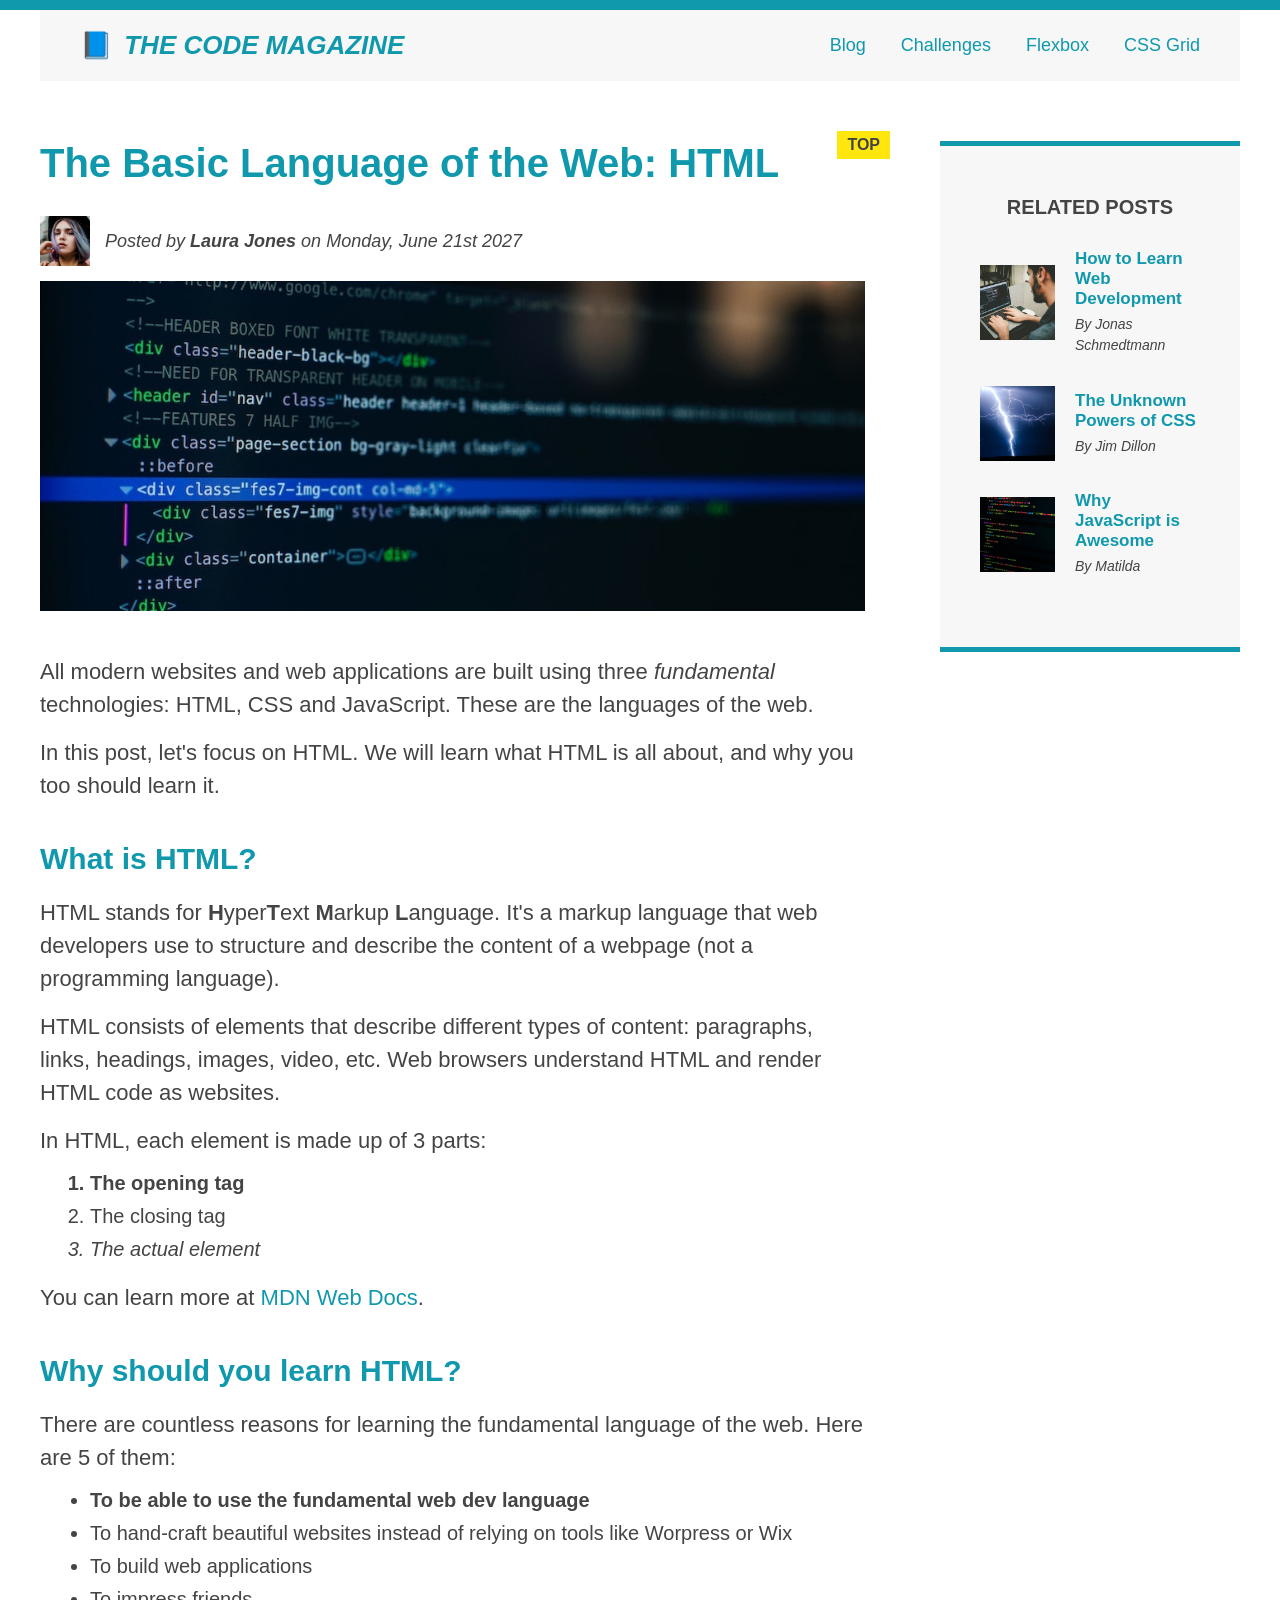
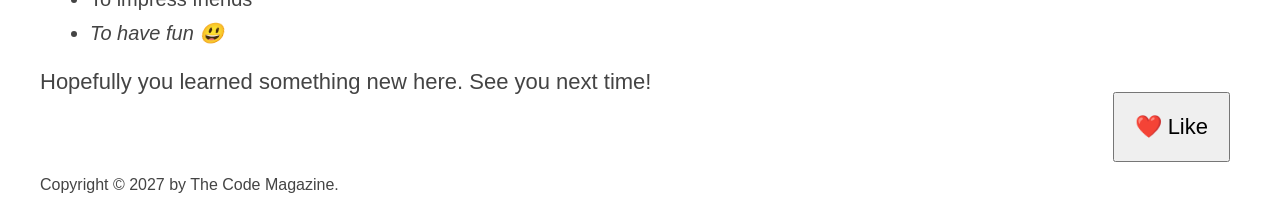
<file: index.html>
<!doctype html>
<html lang="en">
  <head>
    <meta charset="UTF-8" />
    <link href="style.css" rel="stylesheet" />

    <title>The Basic Language of the Web: HTML</title>
  </head>

  <body>
    <!--
    <h1>The Basic Language of the Web: HTML</h1>
    <h2>The Basic Language of the Web: HTML</h2>
    <h3>The Basic Language of the Web: HTML</h3>
    <h4>The Basic Language of the Web: HTML</h4>
    <h5>The Basic Language of the Web: HTML</h5>
    <h6>The Basic Language of the Web: HTML</h6>
    -->

    <div class="container">
      <header class="main-header clearfix">
        <h1>📘 The Code Magazine</h1>

        <nav>
          <!-- <strong>This is the navigation</strong> -->
          <a href="blog.html">Blog</a>
          <a href="#">Challenges</a>
          <a href="flexbox.html">Flexbox</a>
          <a href="css-grid.html">CSS Grid</a>
        </nav>

        <!-- <div class="clear"></div> -->
      </header>

      <!-- ONLY NECESSARY FOR FLEXBOX -->
      <!-- <div class="row"> -->
      <article>
        <header class="post-header">
          <h2>The Basic Language of the Web: HTML</h2>

          <div class="author-box">
            <img
              src="img/laura-jones.jpg"
              alt="Headshot of Laura Jones"
              height="50"
              width="50"
              class="author-img"
            />

            <p id="author" class="author">
              Posted by <strong>Laura Jones</strong> on Monday, June 21st 2027
            </p>
          </div>

          <img
            src="img/post-img.jpg"
            alt="HTML code on a screen"
            width="500"
            height="200"
            class="post-img"
          />
          <button>❤️ Like</button>
        </header>

        <p>
          All modern websites and web applications are built using three
          <em>fundamental</em>
          technologies: HTML, CSS and JavaScript. These are the languages of the
          web.
        </p>

        <p>
          In this post, let's focus on HTML. We will learn what HTML is all
          about, and why you too should learn it.
        </p>

        <h3>What is HTML?</h3>
        <p>
          HTML stands for <strong>H</strong>yper<strong>T</strong>ext
          <strong>M</strong>arkup <strong>L</strong>anguage. It's a markup
          language that web developers use to structure and describe the content
          of a webpage (not a programming language).
        </p>
        <p>
          HTML consists of elements that describe different types of content:
          paragraphs, links, headings, images, video, etc. Web browsers
          understand HTML and render HTML code as websites.
        </p>
        <p>In HTML, each element is made up of 3 parts:</p>

        <ol>
          <li class="first-li">The opening tag</li>
          <li>The closing tag</li>
          <li>The actual element</li>
        </ol>

        <p>
          You can learn more at
          <a
            href="https://developer.mozilla.org/en-US/docs/Web/HTML"
            target="_blank"
            >MDN Web Docs</a
          >.
        </p>

        <h3>Why should you learn HTML?</h3>

        <p>
          There are countless reasons for learning the fundamental language of
          the web. Here are 5 of them:
        </p>

        <ul>
          <li class="first-li">
            To be able to use the fundamental web dev language
          </li>
          <li>
            To hand-craft beautiful websites instead of relying on tools like
            Worpress or Wix
          </li>
          <li>To build web applications</li>
          <li>To impress friends</li>
          <li>To have fun 😃</li>
        </ul>

        <p>Hopefully you learned something new here. See you next time!</p>
      </article>

      <aside>
        <h4>Related posts</h4>

        <ul class="related">
          <li class="related-post">
            <img
              src="img/related-1.jpg"
              alt="Person programming"
              width="75"
              height="75"
            />
            <div>
              <a href="#" class="related-link">How to Learn Web Development</a>
              <p class="related-author">By Jonas Schmedtmann</p>
            </div>
          </li>
          <li class="related-post">
            <img
              src="img/related-2.jpg"
              alt="Lightning"
              width="75"
              height="75"
            />
            <div>
              <a href="#" class="related-link">The Unknown Powers of CSS</a>
              <p class="related-author">By Jim Dillon</p>
            </div>
          </li>
          <li class="related-post">
            <img
              src="img/related-3.jpg"
              alt="JavaScript code on a screen"
              width="75"
              height="75"
            />
            <div>
              <a href="#" class="related-link">Why JavaScript is Awesome</a>
              <p class="related-author">By Matilda</p>
            </div>
          </li>
        </ul>
      </aside>
      <!-- </div> -->

      <footer>
        <p id="copyright" class="copyright text">
          Copyright &copy; 2027 by The Code Magazine.
        </p>
      </footer>
    </div>
  </body>
</html>
</file>
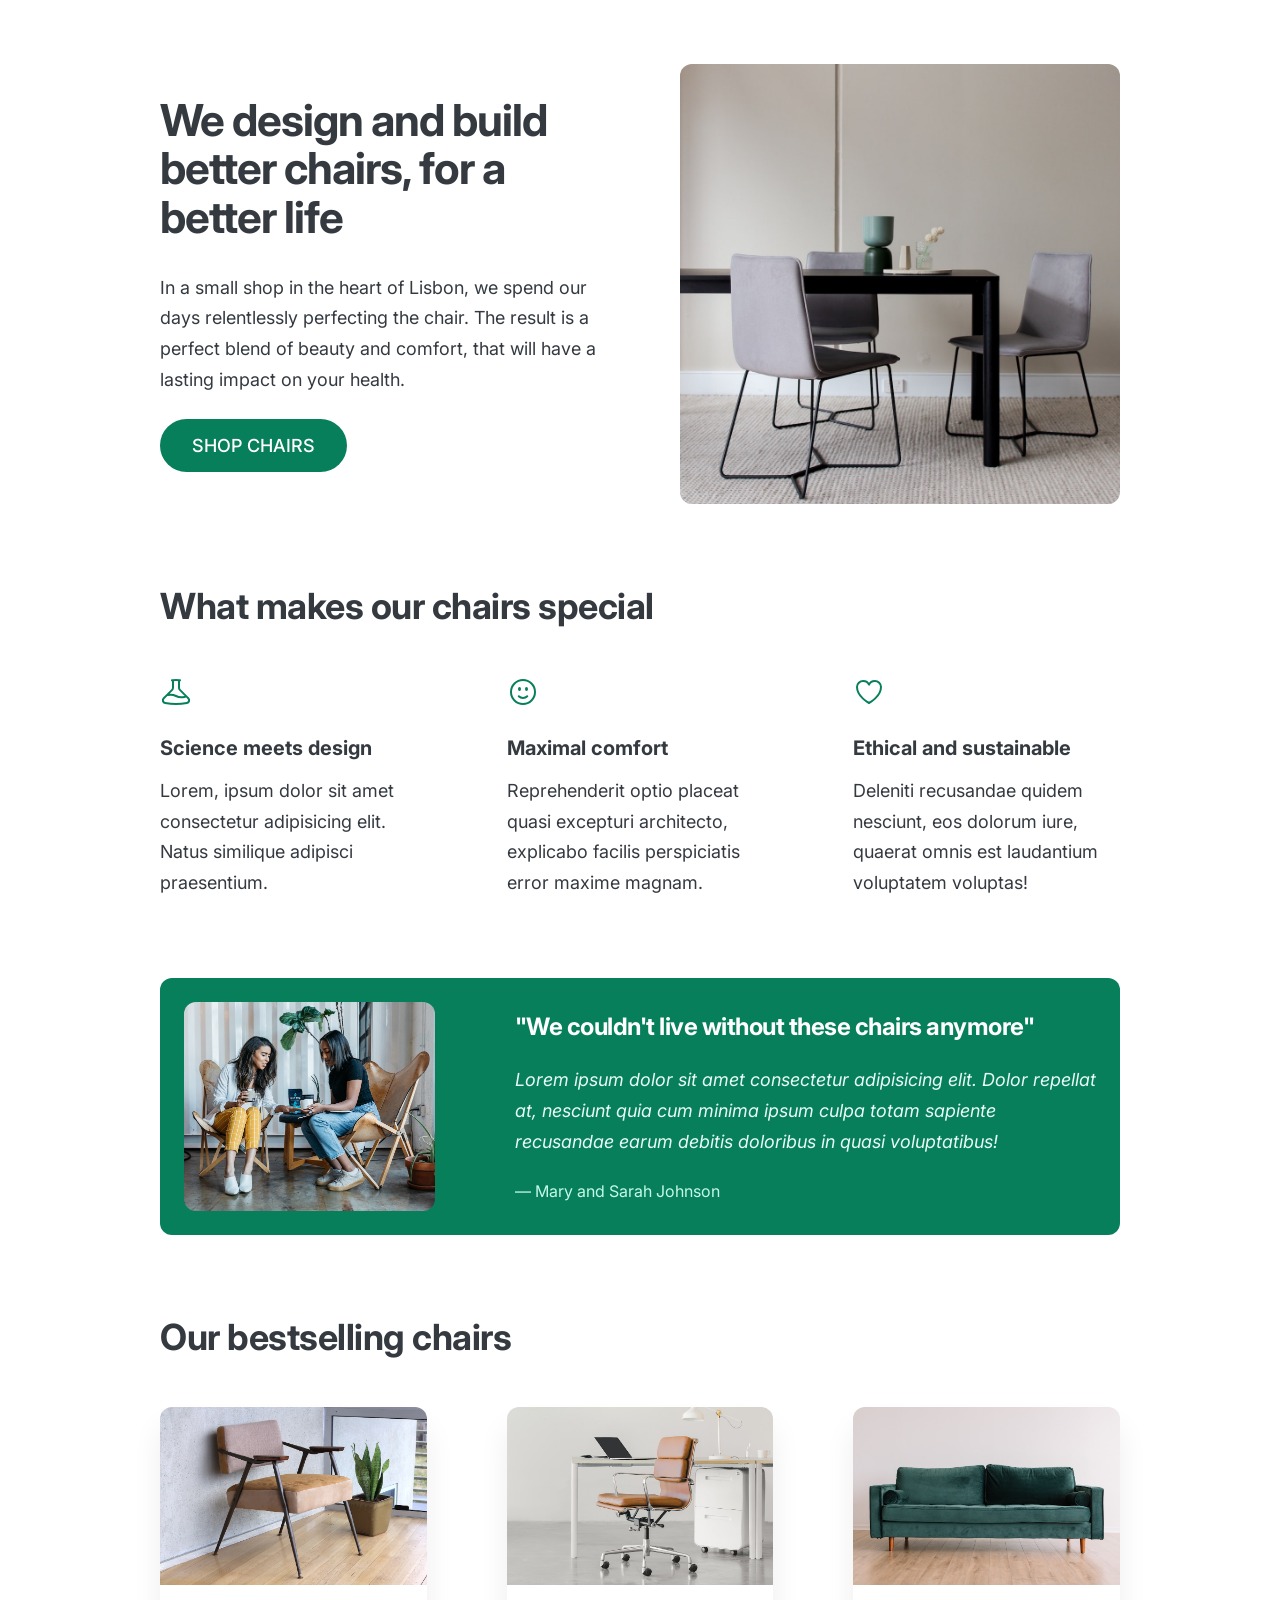
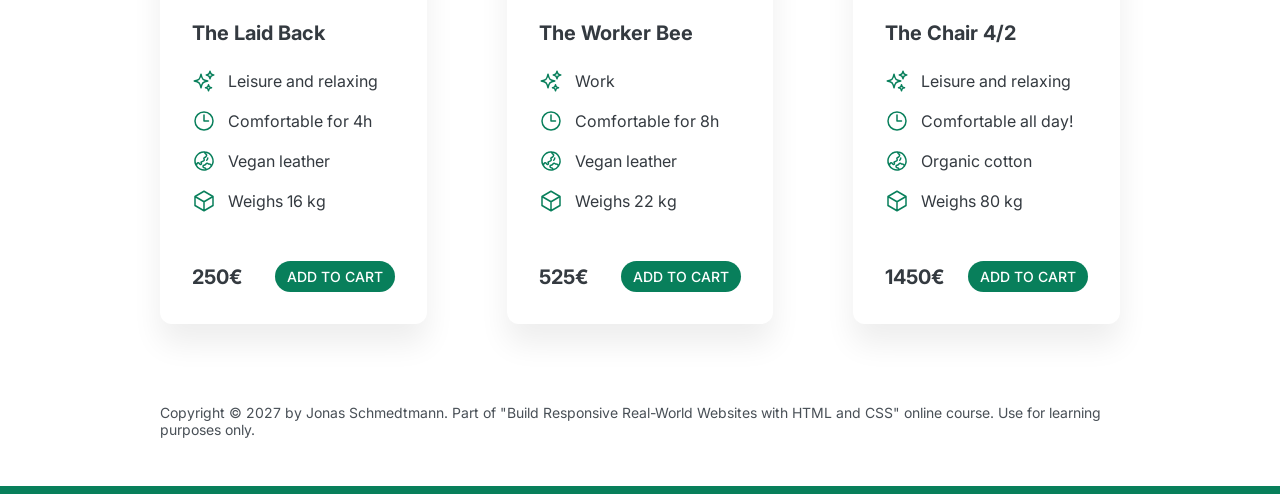
<file: Web Design Rules and Framework/index.html>
<!doctype html>
<html lang="en">
  <head>
    <meta charset="UTF-8" />
    <meta http-equiv="X-UA-Compatible" content="IE=edge" />
    <meta name="viewport" content="width=device-width, initial-scale=1.0" />

    <link rel="preconnect" href="https://fonts.googleapis.com" />
    <link rel="preconnect" href="https://fonts.gstatic.com" crossorigin />
    <link
      href="https://fonts.googleapis.com/css2?family=Inter:ital,opsz,wght@0,14..32,100..900;1,14..32,100..900&display=swap"
      rel="stylesheet"
    />

    <link rel="stylesheet" href="style.css" />
    <title>Lisbon Chair Shop</title>
  </head>
  <body>
    <div class="container">
      <header>
        <div class="header-text-box">
          <h1>We design and build better chairs, for a better life</h1>
          <p class="header-text">
            In a small shop in the heart of Lisbon, we spend our days
            relentlessly perfecting the chair. The result is a perfect blend of
            beauty and comfort, that will have a lasting impact on your health.
          </p>
          <a class="btn btn--big" href="#">Shop chairs</a>
        </div>
        <img src="hero.jpg" alt="Photo" />
      </header>

      <section>
        <h2>What makes our chairs special</h2>
        <div class="grid-3-cols">
          <div>
            <svg
              xmlns="http://www.w3.org/2000/svg"
              fill="none"
              viewBox="0 0 24 24"
              stroke-width="1.5"
              stroke="currentColor"
              class="features-icon"
            >
              <path
                stroke-linecap="round"
                stroke-linejoin="round"
                d="M9.75 3.104v5.714a2.25 2.25 0 0 1-.659 1.591L5 14.5M9.75 3.104c-.251.023-.501.05-.75.082m.75-.082a24.301 24.301 0 0 1 4.5 0m0 0v5.714c0 .597.237 1.17.659 1.591L19.8 15.3M14.25 3.104c.251.023.501.05.75.082M19.8 15.3l-1.57.393A9.065 9.065 0 0 1 12 15a9.065 9.065 0 0 0-6.23-.693L5 14.5m14.8.8 1.402 1.402c1.232 1.232.65 3.318-1.067 3.611A48.309 48.309 0 0 1 12 21c-2.773 0-5.491-.235-8.135-.687-1.718-.293-2.3-2.379-1.067-3.61L5 14.5"
              />
            </svg>

            <p class="features-title"><strong>Science meets design</strong></p>
            <p class="features-text">
              Lorem, ipsum dolor sit amet consectetur adipisicing elit. Natus
              similique adipisci praesentium.
            </p>
          </div>

          <div>
            <svg
              xmlns="http://www.w3.org/2000/svg"
              fill="none"
              viewBox="0 0 24 24"
              stroke-width="1.5"
              stroke="currentColor"
              class="features-icon"
            >
              <path
                stroke-linecap="round"
                stroke-linejoin="round"
                d="M15.182 15.182a4.5 4.5 0 0 1-6.364 0M21 12a9 9 0 1 1-18 0 9 9 0 0 1 18 0ZM9.75 9.75c0 .414-.168.75-.375.75S9 10.164 9 9.75 9.168 9 9.375 9s.375.336.375.75Zm-.375 0h.008v.015h-.008V9.75Zm5.625 0c0 .414-.168.75-.375.75s-.375-.336-.375-.75.168-.75.375-.75.375.336.375.75Zm-.375 0h.008v.015h-.008V9.75Z"
              />
            </svg>

            <p class="features-title">
              <strong>Maximal comfort</strong>
            </p>
            <p class="features-text">
              Reprehenderit optio placeat quasi excepturi architecto, explicabo
              facilis perspiciatis error maxime magnam.
            </p>
          </div>

          <div>
            <svg
              xmlns="http://www.w3.org/2000/svg"
              fill="none"
              viewBox="0 0 24 24"
              stroke-width="1.5"
              stroke="currentColor"
              class="features-icon"
            >
              <path
                stroke-linecap="round"
                stroke-linejoin="round"
                d="M21 8.25c0-2.485-2.099-4.5-4.688-4.5-1.935 0-3.597 1.126-4.312 2.733-.715-1.607-2.377-2.733-4.313-2.733C5.1 3.75 3 5.765 3 8.25c0 7.22 9 12 9 12s9-4.78 9-12Z"
              />
            </svg>

            <p class="features-title">
              <strong>Ethical and sustainable</strong>
            </p>
            <p class="features-text">
              Deleniti recusandae quidem nesciunt, eos dolorum iure, quaerat
              omnis est laudantium voluptatem voluptas!
            </p>
          </div>
        </div>
      </section>

      <section class="testimonial-section">
        <div class="grid-3-cols">
          <img src="customers.jpg" alt="People sitting on chairs" />
          <div class="testimonial-box">
            <h2>"We couldn't live without these chairs anymore"</h2>
            <blockquote class="testimonial-text">
              Lorem ipsum dolor sit amet consectetur adipisicing elit. Dolor
              repellat at, nesciunt quia cum minima ipsum culpa totam sapiente
              recusandae earum debitis doloribus in quasi voluptatibus!
            </blockquote>
            <p class="testimonial-author">&mdash; Mary and Sarah Johnson</p>
          </div>
        </div>
      </section>

      <section>
        <h2>Our bestselling chairs</h2>
        <div class="grid-3-cols">
          <figure class="chair">
            <img src="chair-1.jpg" alt="Chair" />
            <div class="chair-box">
              <h3>The Laid Back</h3>
              <ul class="chair-details">
                <li>
                  <svg
                    xmlns="http://www.w3.org/2000/svg"
                    fill="none"
                    viewBox="0 0 24 24"
                    stroke-width="1.5"
                    stroke="currentColor"
                    class="chair-icon"
                  >
                    <path
                      stroke-linecap="round"
                      stroke-linejoin="round"
                      d="M9.813 15.904 9 18.75l-.813-2.846a4.5 4.5 0 0 0-3.09-3.09L2.25 12l2.846-.813a4.5 4.5 0 0 0 3.09-3.09L9 5.25l.813 2.846a4.5 4.5 0 0 0 3.09 3.09L15.75 12l-2.846.813a4.5 4.5 0 0 0-3.09 3.09ZM18.259 8.715 18 9.75l-.259-1.035a3.375 3.375 0 0 0-2.455-2.456L14.25 6l1.036-.259a3.375 3.375 0 0 0 2.455-2.456L18 2.25l.259 1.035a3.375 3.375 0 0 0 2.456 2.456L21.75 6l-1.035.259a3.375 3.375 0 0 0-2.456 2.456ZM16.894 20.567 16.5 21.75l-.394-1.183a2.25 2.25 0 0 0-1.423-1.423L13.5 18.75l1.183-.394a2.25 2.25 0 0 0 1.423-1.423l.394-1.183.394 1.183a2.25 2.25 0 0 0 1.423 1.423l1.183.394-1.183.394a2.25 2.25 0 0 0-1.423 1.423Z"
                    />
                  </svg>

                  <!-- Span is a generic INLINE text element, it doesn't have any meaning. It's like a div element, but inline -->
                  <span>Leisure and relaxing</span>
                </li>
                <li>
                  <svg
                    xmlns="http://www.w3.org/2000/svg"
                    fill="none"
                    viewBox="0 0 24 24"
                    stroke-width="1.5"
                    stroke="currentColor"
                    class="chair-icon"
                  >
                    <path
                      stroke-linecap="round"
                      stroke-linejoin="round"
                      d="M12 6v6h4.5m4.5 0a9 9 0 1 1-18 0 9 9 0 0 1 18 0Z"
                    />
                  </svg>

                  <span>Comfortable for 4h</span>
                </li>
                <li>
                  <svg
                    xmlns="http://www.w3.org/2000/svg"
                    fill="none"
                    viewBox="0 0 24 24"
                    stroke-width="1.5"
                    stroke="currentColor"
                    class="chair-icon"
                  >
                    <path
                      stroke-linecap="round"
                      stroke-linejoin="round"
                      d="M12.75 3.03v.568c0 .334.148.65.405.864l1.068.89c.442.369.535 1.01.216 1.49l-.51.766a2.25 2.25 0 0 1-1.161.886l-.143.048a1.107 1.107 0 0 0-.57 1.664c.369.555.169 1.307-.427 1.605L9 13.125l.423 1.059a.956.956 0 0 1-1.652.928l-.679-.906a1.125 1.125 0 0 0-1.906.172L4.5 15.75l-.612.153M12.75 3.031a9 9 0 0 0-8.862 12.872M12.75 3.031a9 9 0 0 1 6.69 14.036m0 0-.177-.529A2.25 2.25 0 0 0 17.128 15H16.5l-.324-.324a1.453 1.453 0 0 0-2.328.377l-.036.073a1.586 1.586 0 0 1-.982.816l-.99.282c-.55.157-.894.702-.8 1.267l.073.438c.08.474.49.821.97.821.846 0 1.598.542 1.865 1.345l.215.643m5.276-3.67a9.012 9.012 0 0 1-5.276 3.67m0 0a9 9 0 0 1-10.275-4.835M15.75 9c0 .896-.393 1.7-1.016 2.25"
                    />
                  </svg>

                  <span>Vegan leather</span>
                </li>
                <li>
                  <svg
                    xmlns="http://www.w3.org/2000/svg"
                    fill="none"
                    viewBox="0 0 24 24"
                    stroke-width="1.5"
                    stroke="currentColor"
                    class="chair-icon"
                  >
                    <path
                      stroke-linecap="round"
                      stroke-linejoin="round"
                      d="m21 7.5-9-5.25L3 7.5m18 0-9 5.25m9-5.25v9l-9 5.25M3 7.5l9 5.25M3 7.5v9l9 5.25m0-9v9"
                    />
                  </svg>

                  <span>Weighs 16 kg</span>
                </li>
              </ul>
              <div class="chair-price">
                <strong>250€</strong>
                <a href="#" class="btn btn--small">Add to cart</a>
              </div>
            </div>
          </figure>

          <figure class="chair">
            <img src="chair-2.jpg" alt="Chair" />
            <div class="chair-box">
              <h3>The Worker Bee</h3>
              <ul class="chair-details">
                <li>
                  <svg
                    xmlns="http://www.w3.org/2000/svg"
                    fill="none"
                    viewBox="0 0 24 24"
                    stroke-width="1.5"
                    stroke="currentColor"
                    class="chair-icon"
                  >
                    <path
                      stroke-linecap="round"
                      stroke-linejoin="round"
                      d="M9.813 15.904 9 18.75l-.813-2.846a4.5 4.5 0 0 0-3.09-3.09L2.25 12l2.846-.813a4.5 4.5 0 0 0 3.09-3.09L9 5.25l.813 2.846a4.5 4.5 0 0 0 3.09 3.09L15.75 12l-2.846.813a4.5 4.5 0 0 0-3.09 3.09ZM18.259 8.715 18 9.75l-.259-1.035a3.375 3.375 0 0 0-2.455-2.456L14.25 6l1.036-.259a3.375 3.375 0 0 0 2.455-2.456L18 2.25l.259 1.035a3.375 3.375 0 0 0 2.456 2.456L21.75 6l-1.035.259a3.375 3.375 0 0 0-2.456 2.456ZM16.894 20.567 16.5 21.75l-.394-1.183a2.25 2.25 0 0 0-1.423-1.423L13.5 18.75l1.183-.394a2.25 2.25 0 0 0 1.423-1.423l.394-1.183.394 1.183a2.25 2.25 0 0 0 1.423 1.423l1.183.394-1.183.394a2.25 2.25 0 0 0-1.423 1.423Z"
                    />
                  </svg>
                  <span>Work</span>
                </li>
                <li>
                  <svg
                    xmlns="http://www.w3.org/2000/svg"
                    fill="none"
                    viewBox="0 0 24 24"
                    stroke-width="1.5"
                    stroke="currentColor"
                    class="chair-icon"
                  >
                    <path
                      stroke-linecap="round"
                      stroke-linejoin="round"
                      d="M12 6v6h4.5m4.5 0a9 9 0 1 1-18 0 9 9 0 0 1 18 0Z"
                    />
                  </svg>

                  <span>Comfortable for 8h</span>
                </li>
                <li>
                  <svg
                    xmlns="http://www.w3.org/2000/svg"
                    fill="none"
                    viewBox="0 0 24 24"
                    stroke-width="1.5"
                    stroke="currentColor"
                    class="chair-icon"
                  >
                    <path
                      stroke-linecap="round"
                      stroke-linejoin="round"
                      d="M12.75 3.03v.568c0 .334.148.65.405.864l1.068.89c.442.369.535 1.01.216 1.49l-.51.766a2.25 2.25 0 0 1-1.161.886l-.143.048a1.107 1.107 0 0 0-.57 1.664c.369.555.169 1.307-.427 1.605L9 13.125l.423 1.059a.956.956 0 0 1-1.652.928l-.679-.906a1.125 1.125 0 0 0-1.906.172L4.5 15.75l-.612.153M12.75 3.031a9 9 0 0 0-8.862 12.872M12.75 3.031a9 9 0 0 1 6.69 14.036m0 0-.177-.529A2.25 2.25 0 0 0 17.128 15H16.5l-.324-.324a1.453 1.453 0 0 0-2.328.377l-.036.073a1.586 1.586 0 0 1-.982.816l-.99.282c-.55.157-.894.702-.8 1.267l.073.438c.08.474.49.821.97.821.846 0 1.598.542 1.865 1.345l.215.643m5.276-3.67a9.012 9.012 0 0 1-5.276 3.67m0 0a9 9 0 0 1-10.275-4.835M15.75 9c0 .896-.393 1.7-1.016 2.25"
                    />
                  </svg>
                  <span>Vegan leather</span>
                </li>
                <li>
                  <svg
                    xmlns="http://www.w3.org/2000/svg"
                    fill="none"
                    viewBox="0 0 24 24"
                    stroke-width="1.5"
                    stroke="currentColor"
                    class="chair-icon"
                  >
                    <path
                      stroke-linecap="round"
                      stroke-linejoin="round"
                      d="m21 7.5-9-5.25L3 7.5m18 0-9 5.25m9-5.25v9l-9 5.25M3 7.5l9 5.25M3 7.5v9l9 5.25m0-9v9"
                    />
                  </svg>
                  <span>Weighs 22 kg</span>
                </li>
              </ul>
              <div class="chair-price">
                <strong>525€</strong>
                <a href="#" class="btn btn--small">Add to cart</a>
              </div>
            </div>
          </figure>

          <figure class="chair">
            <img src="chair-3.jpg" alt="Chair" />
            <div class="chair-box">
              <h3>The Chair 4/2</h3>
              <ul class="chair-details">
                <li>
                  <svg
                    xmlns="http://www.w3.org/2000/svg"
                    fill="none"
                    viewBox="0 0 24 24"
                    stroke-width="1.5"
                    stroke="currentColor"
                    class="chair-icon"
                  >
                    <path
                      stroke-linecap="round"
                      stroke-linejoin="round"
                      d="M9.813 15.904 9 18.75l-.813-2.846a4.5 4.5 0 0 0-3.09-3.09L2.25 12l2.846-.813a4.5 4.5 0 0 0 3.09-3.09L9 5.25l.813 2.846a4.5 4.5 0 0 0 3.09 3.09L15.75 12l-2.846.813a4.5 4.5 0 0 0-3.09 3.09ZM18.259 8.715 18 9.75l-.259-1.035a3.375 3.375 0 0 0-2.455-2.456L14.25 6l1.036-.259a3.375 3.375 0 0 0 2.455-2.456L18 2.25l.259 1.035a3.375 3.375 0 0 0 2.456 2.456L21.75 6l-1.035.259a3.375 3.375 0 0 0-2.456 2.456ZM16.894 20.567 16.5 21.75l-.394-1.183a2.25 2.25 0 0 0-1.423-1.423L13.5 18.75l1.183-.394a2.25 2.25 0 0 0 1.423-1.423l.394-1.183.394 1.183a2.25 2.25 0 0 0 1.423 1.423l1.183.394-1.183.394a2.25 2.25 0 0 0-1.423 1.423Z"
                    />
                  </svg>
                  <span>Leisure and relaxing</span>
                </li>
                <li>
                  <svg
                    xmlns="http://www.w3.org/2000/svg"
                    fill="none"
                    viewBox="0 0 24 24"
                    stroke-width="1.5"
                    stroke="currentColor"
                    class="chair-icon"
                  >
                    <path
                      stroke-linecap="round"
                      stroke-linejoin="round"
                      d="M12 6v6h4.5m4.5 0a9 9 0 1 1-18 0 9 9 0 0 1 18 0Z"
                    />
                  </svg>
                  <span>Comfortable all day!</span>
                </li>
                <li>
                  <svg
                    xmlns="http://www.w3.org/2000/svg"
                    fill="none"
                    viewBox="0 0 24 24"
                    stroke-width="1.5"
                    stroke="currentColor"
                    class="chair-icon"
                  >
                    <path
                      stroke-linecap="round"
                      stroke-linejoin="round"
                      d="M12.75 3.03v.568c0 .334.148.65.405.864l1.068.89c.442.369.535 1.01.216 1.49l-.51.766a2.25 2.25 0 0 1-1.161.886l-.143.048a1.107 1.107 0 0 0-.57 1.664c.369.555.169 1.307-.427 1.605L9 13.125l.423 1.059a.956.956 0 0 1-1.652.928l-.679-.906a1.125 1.125 0 0 0-1.906.172L4.5 15.75l-.612.153M12.75 3.031a9 9 0 0 0-8.862 12.872M12.75 3.031a9 9 0 0 1 6.69 14.036m0 0-.177-.529A2.25 2.25 0 0 0 17.128 15H16.5l-.324-.324a1.453 1.453 0 0 0-2.328.377l-.036.073a1.586 1.586 0 0 1-.982.816l-.99.282c-.55.157-.894.702-.8 1.267l.073.438c.08.474.49.821.97.821.846 0 1.598.542 1.865 1.345l.215.643m5.276-3.67a9.012 9.012 0 0 1-5.276 3.67m0 0a9 9 0 0 1-10.275-4.835M15.75 9c0 .896-.393 1.7-1.016 2.25"
                    />
                  </svg>
                  <span>Organic cotton</span>
                </li>
                <li>
                  <svg
                    xmlns="http://www.w3.org/2000/svg"
                    fill="none"
                    viewBox="0 0 24 24"
                    stroke-width="1.5"
                    stroke="currentColor"
                    class="chair-icon"
                  >
                    <path
                      stroke-linecap="round"
                      stroke-linejoin="round"
                      d="m21 7.5-9-5.25L3 7.5m18 0-9 5.25m9-5.25v9l-9 5.25M3 7.5l9 5.25M3 7.5v9l9 5.25m0-9v9"
                    />
                  </svg>
                  <span>Weighs 80 kg</span>
                </li>
              </ul>
              <div class="chair-price">
                <strong>1450€</strong>
                <a href="#" class="btn btn--small">Add to cart</a>
              </div>
            </div>
          </figure>
        </div>
      </section>

      <footer>
        Copyright &copy; 2027 by Jonas Schmedtmann. Part of "Build Responsive
        Real-World Websites with HTML and CSS" online course. Use for learning
        purposes only.
      </footer>
    </div>
  </body>
</html>
</file>
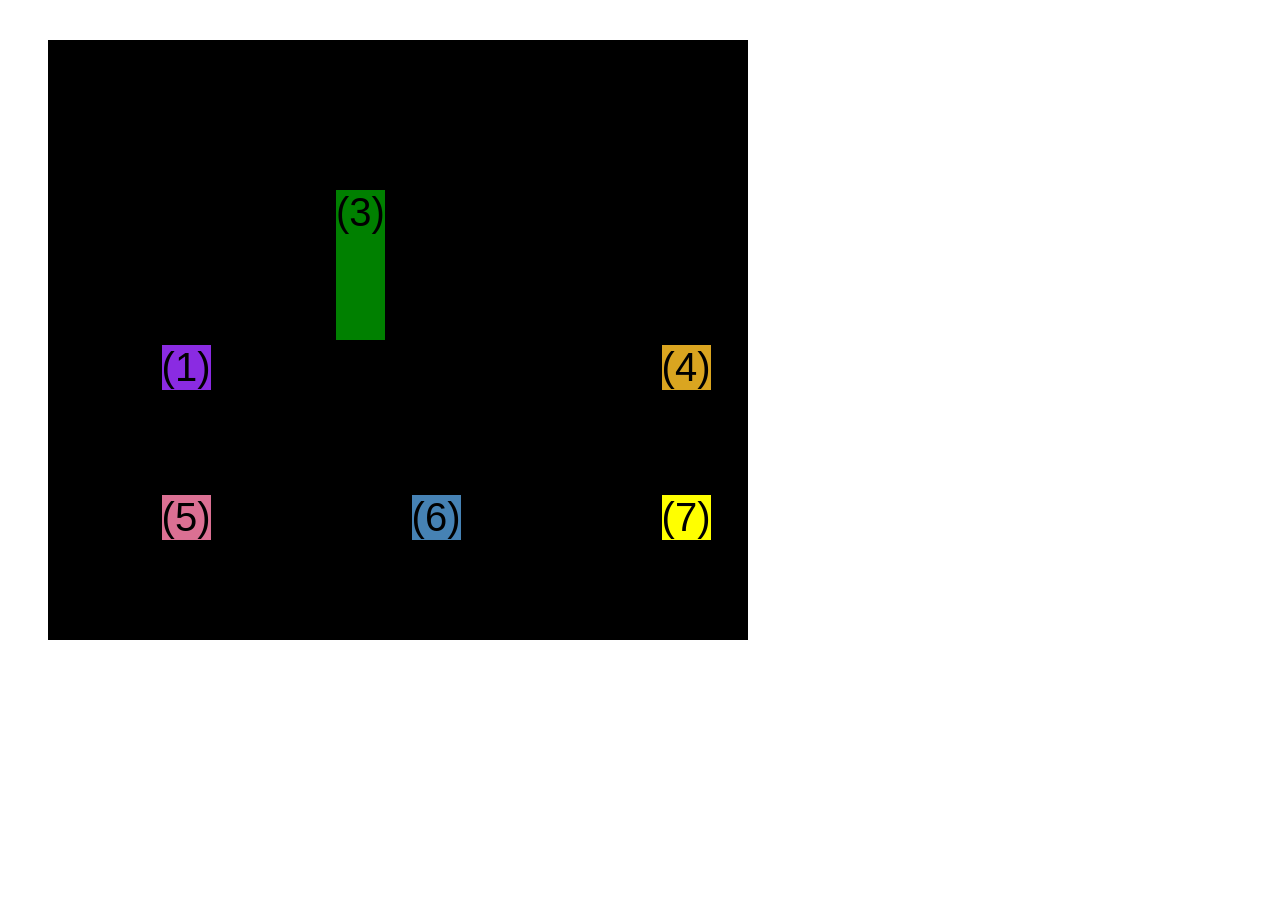
<file: css-grid.html>
<!doctype html>
<html lang="en">
  <head>
    <meta charset="UTF-8" />
    <meta http-equiv="X-UA-Compatible" content="IE=edge" />
    <meta name="viewport" content="width=device-width, initial-scale=1.0" />
    <title>CSS Grid</title>
    <style>
      .el--1 {
        background-color: blueviolet;
      }
      .el--2 {
        background-color: orangered;
      }
      .el--3 {
        background-color: green;
        height: 150px;
      }
      .el--4 {
        background-color: goldenrod;
      }
      .el--5 {
        background-color: palevioletred;
      }
      .el--6 {
        background-color: steelblue;
      }
      .el--7 {
        background-color: yellow;
      }
      .el--8 {
        background-color: crimson;
      }

      .container--1 {
        /* STARTER */
        font-family: sans-serif;
        background-color: #ddd;
        font-size: 30px;
        margin: 40px;

        /* CSS GRID */
        display: grid;
        /* grid-template-columns: 200px 200px 1fr 1fr; */
        /* grid-template-rows: 300px 200px; */
        /* grid-template-columns: 1fr 1fr 1fr auto; */

        grid-template-columns: repeat(4, 1fr);
        grid-template-rows: 1fr 1fr;
        /* height: 500px; */

        /* gap: 30px; */
        column-gap: 20px;
        row-gap: 40px;

        /* TEMP */
        display: none;
      }

      .el--8 {
        grid-column: 2 / 3;
        /* grid-row: 1 / span 2; */
        grid-row: 1 / 2;
      }

      .el--2 {
        /* grid-column: 1 / 4; */
        /* grid-column: span 4; */
        grid-column: 1 / -1;
        grid-row: 2;
      }

      .el--6 {
        /* grid-row: 3 / 5; */
      }

      .container--2 {
        /* STARTER */
        font-family: sans-serif;
        background-color: black;
        font-size: 40px;
        margin: 40px;

        width: 700px;
        height: 600px;

        /* CSS GRID */
        display: grid;
        grid-template-columns: 125px 200px 200px;
        grid-template-rows: 250px 100px;
        gap: 50px;

        /* Aligning tracks inside container: distribute empty space */
        justify-content: center;
        /* justify-content: space-between; */
        align-content: center;

        /* Aligning items INSIDE cells: moving items around inside cells */
        align-items: end;
        justify-items: end;
      }
      .el--3 {
        align-self: center;
        justify-self: center;
      }
    </style>
  </head>
  <body>
    <div class="container--1">
      <div class="el el--1">(1) HTML</div>
      <div class="el el--2">(2) and</div>
      <div class="el el--3">(3) CSS</div>
      <div class="el el--4">(4) are</div>
      <div class="el el--5">(5) amazing</div>
      <div class="el el--6">(6) languages</div>
      <!-- <div class="el el--7">(7) to</div> -->
      <div class="el el--8">(8) learn</div>
    </div>

    <div class="container--2">
      <div class="el el--1">(1)</div>
      <div class="el el--3">(3)</div>
      <div class="el el--4">(4)</div>
      <div class="el el--5">(5)</div>
      <div class="el el--6">(6)</div>
      <div class="el el--7">(7)</div>
    </div>
  </body>
</html>
</file>
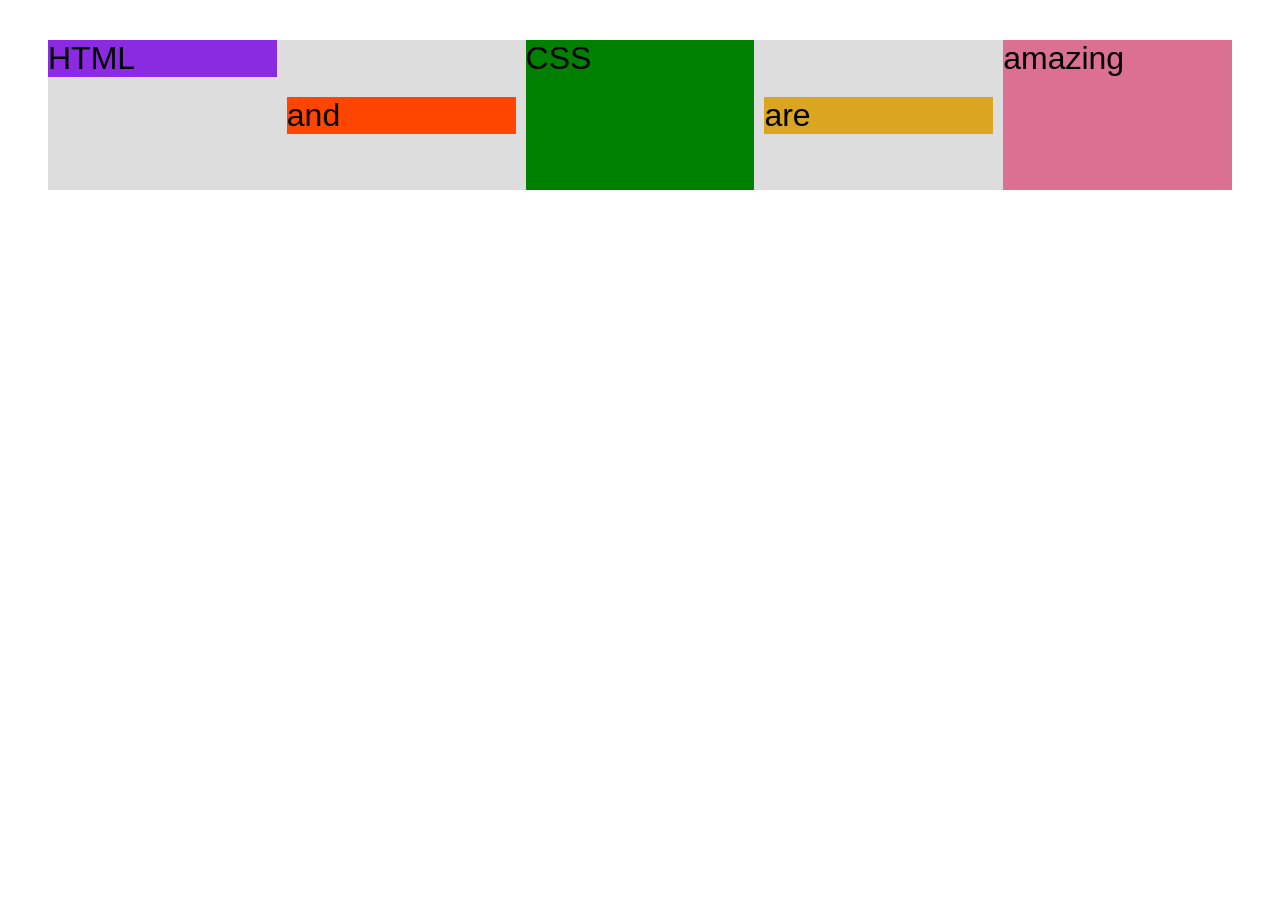
<file: flexbox.html>
<!doctype html>
<html lang="en">
  <head>
    <meta charset="UTF-8" />
    <meta http-equiv="X-UA-Compatible" content="IE=edge" />
    <meta name="viewport" content="width=device-width, initial-scale=1.0" />
    <title>Flexbox</title>
    <style>
      .el--1 {
        background-color: blueviolet;
      }
      .el--2 {
        background-color: orangered;
      }
      .el--3 {
        background-color: green;
        height: 150px;
      }
      .el--4 {
        background-color: goldenrod;
      }
      .el--5 {
        background-color: palevioletred;
      }
      .el--6 {
        background-color: steelblue;
      }
      .el--7 {
        background-color: yellow;
      }
      .el--8 {
        background-color: crimson;
      }

      .container {
        /* STARTER */
        font-family: sans-serif;
        background-color: #ddd;
        font-size: 32px;
        margin: 40px;

        /* FLEXBOX */
        display: flex;
        align-items: center;
        justify-content: flex-start;
        gap: 10px;
      }

      .el {
        /* 
     DEFAULTS: 
    flex-grow: 0;
    flex-shrink: 1;
    flex-basis: auto;
     */

        /* flex-basis: 200px; */
        /* flex-shrink: 0; */
        /* flex: 0 0 200px; */

        /* flex-grow: 1; */
        flex: 1;
      }

      .el--1 {
        align-self: flex-start;
        /* order: 2; */
        /* flex-grow: 1; */
      }

      .el--5 {
        align-self: stretch;
        order: 1;
      }

      .el--6 {
        order: -1;
      }
    </style>
  </head>
  <body>
    <div class="container">
      <div class="el el--1">HTML</div>
      <div class="el el--2">and</div>
      <div class="el el--3">CSS</div>
      <div class="el el--4">are</div>
      <div class="el el--5">amazing</div>
      <!-- <div class="el el--6">languages</div> -->
      <!-- <div class="el el--7">to</div>
      <div class="el el--8">learn</div> -->
    </div>
  </body>
</html>
</file>
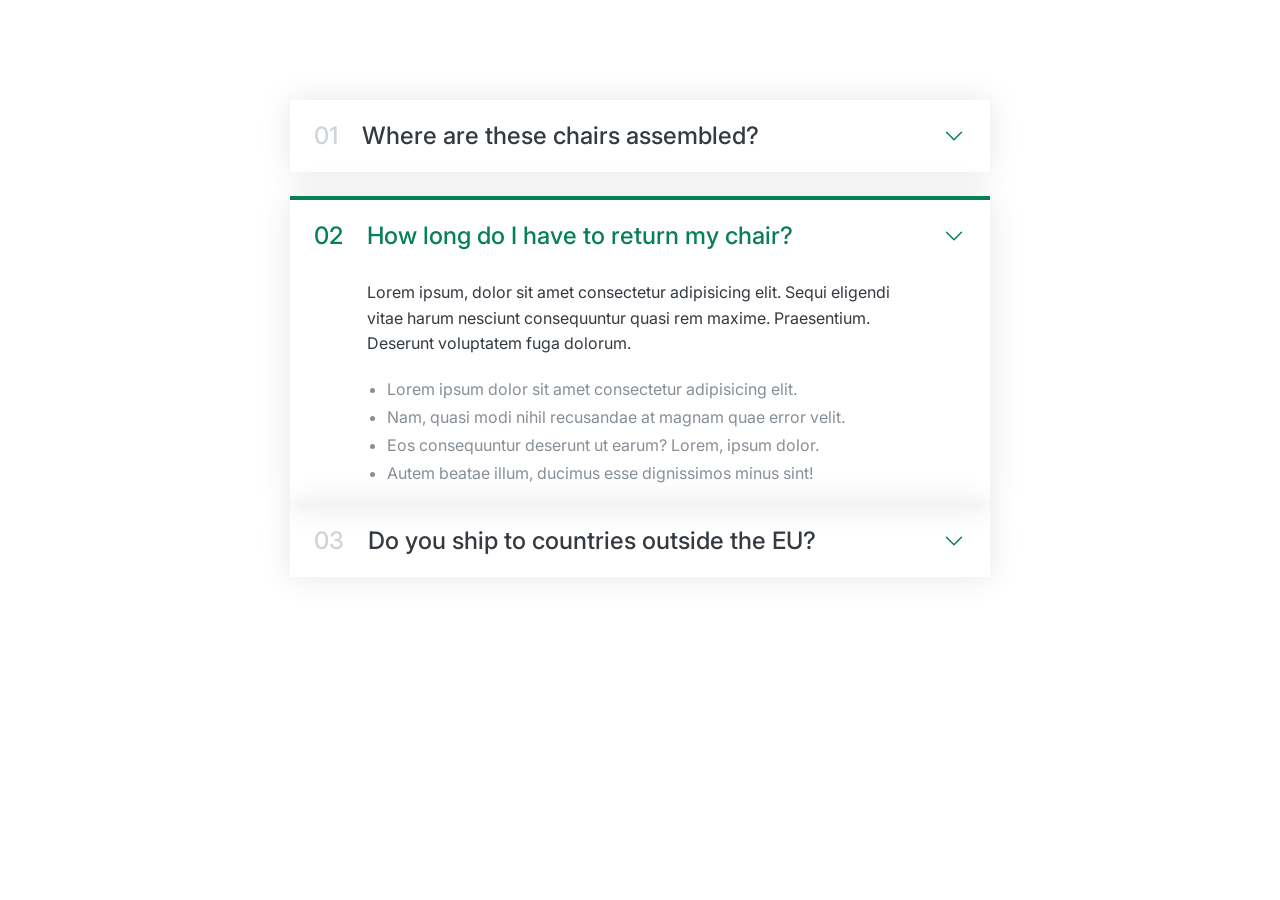
<file: Components /01-accordion.html>
<!doctype html>
<html lang="en">
  <head>
    <meta charset="UTF-8" />
    <meta name="viewport" content="width=device-width, initial-scale=1.0" />
    <link
      href="https://fonts.googleapis.com/css2?family=Inter:ital,opsz,wght@0,14..32,100..900;1,14..32,100..900&display=swap"
      rel="stylesheet"
    />

    <title>Accordion Component</title>

    <style>
      /*
      SPACING SYSTEM (px)
      2 / 4 / 8 / 12 / 16 / 24 / 32 / 48 / 64 / 80 / 96 / 128

      FONT SIZE SYSTEM (px)
      10 / 12 / 14 / 16 / 18 / 20 / 24 / 30 / 36 / 44 / 52 / 62 / 74 / 86 / 98
      */

      /* MAIN COLOR: #087f5b
       GREY COLOR: #343a40 */

      * {
        margin: 0;
        padding: 0;
        box-sizing: border-box;
      }

      body {
        font-family: "Inter", sans-serif;
        color: #343a40;
        line-height: 1;
      }

      .accordion {
        width: 700px;
        margin: 100px auto;

        display: flex;
        flex-direction: column;
        gap: 24px;
      }

      .item {
        box-shadow: 0 0 32px rgba(0, 0, 0, 0.1);
        padding: 24px;
        
        display: grid;
        grid-template-columns: auto 1fr auto;
        column-gap: 24px;
        row-gap: 32px;
        align-items: center;
      }

      .number,
      .text {
        font-size: 24px;
        font-weight: 500;
        /* color: #087f5b; */
      }

.number {
  color: #ced4da;
}

      .icon {
        width: 24px;
        height: 24px;
        stroke: #087f5b;
      }
      .hidden-box {
        grid-column: 2;
        display: none;
      }

      .hidden-box p {
        line-height: 1.6;
        margin-bottom: 24px;
      }

.hidden-box ul {
  color: #868e96;
  margin-left: 20px;

  display: flex;
  flex-direction: column;
  gap: 12px;
}

/* OPEN STATE */
.open {
  border-top: 4px solid #087f5b;
}

.open .hidden-box {
  display: block;
}

.open .number, .open .text {
  color: #087f5b;
}

    </style>
  </head>
  <body>
<div class="accordion">
      <div class="item">
        <p class="number">01</p>
        <p class="text">Where are these chairs assembled?</p>
        <svg
          xmlns="http://www.w3.org/2000/svg"
          fill="none"
          viewBox="0 0 24 24"
          stroke-width="1.5"
          stroke="currentColor"
          class="icon"
        >
          <path
            stroke-linecap="round"
            stroke-linejoin="round"
            d="m19.5 8.25-7.5 7.5-7.5-7.5"
          />
        </svg>
        <div class="hidden-box">
        <p>
          Lorem ipsum, dolor sit amet consectetur adipisicing elit. Sequi
          eligendi vitae harum nesciunt consequuntur quasi rem maxime.
          Praesentium. Deserunt voluptatem fuga dolorum.
        </p>
        <ul>
          <li>Lorem ipsum dolor sit amet consectetur adipisicing elit.</li>
          <li>
            Nam, quasi modi nihil recusandae at magnam quae error velit.
          </li>
          <li>
            Eos consequuntur deserunt ut earum? Lorem, ipsum dolor.
          </li>
          <li>Autem beatae illum, ducimus esse dignissimos minus sint!</li>
        </ul>
      </div>
    </div>

    <div>
      <div class="item open">
        <p class="number">02</p>
        <p class="text">How long do I have to return my chair?</p>
        <svg
          xmlns="http://www.w3.org/2000/svg"
          fill="none"
          viewBox="0 0 24 24"
          stroke-width="1.5"
          stroke="currentColor"
          class="icon"
        >
          <path
            stroke-linecap="round"
            stroke-linejoin="round"
            d="m19.5 8.25-7.5 7.5-7.5-7.5"
          />
        </svg>
        <div class="hidden-box">
        <p>
          Lorem ipsum, dolor sit amet consectetur adipisicing elit. Sequi
          eligendi vitae harum nesciunt consequuntur quasi rem maxime.
          Praesentium. Deserunt voluptatem fuga dolorum.
        </p>
        <ul>
          <li>Lorem ipsum dolor sit amet consectetur adipisicing elit.</li>
          <li>
            Nam, quasi modi nihil recusandae at magnam quae error velit.
          </li>
          <li>
            Eos consequuntur deserunt ut earum? Lorem, ipsum dolor.
          </li>
          <li>Autem beatae illum, ducimus esse dignissimos minus sint!</li>
        </ul>
      </div>
    </div>

    <div>
      <div class="item">
        <p class="number">03</p>
        <p class="text">Do you ship to countries outside the EU?</p>
        <svg
          xmlns="http://www.w3.org/2000/svg"
          fill="none"
          viewBox="0 0 24 24"
          stroke-width="1.5"
          stroke="currentColor"
          class="icon"
        >
          <path
            stroke-linecap="round"
            stroke-linejoin="round"
            d="m19.5 8.25-7.5 7.5-7.5-7.5"
          />
        </svg>
        <div class="hidden-box">
        <p>
          Lorem ipsum, dolor sit amet consectetur adipisicing elit. Sequi
          eligendi vitae harum nesciunt consequuntur quasi rem maxime.
          Praesentium. Deserunt voluptatem fuga dolorum.
        </p>
        <ul>
          <li>Lorem ipsum dolor sit amet consectetur adipisicing elit.</li>
          <li>
            Nam, quasi modi nihil recusandae at magnam quae error velit.
          </li>
          <li>
            Eos consequuntur deserunt ut earum? Lorem, ipsum dolor.
          </li>
          <li>Autem beatae illum, ducimus esse dignissimos minus sint!</li>
        </ul>
      </div>
    </div>
  </body>
</html>
</file>
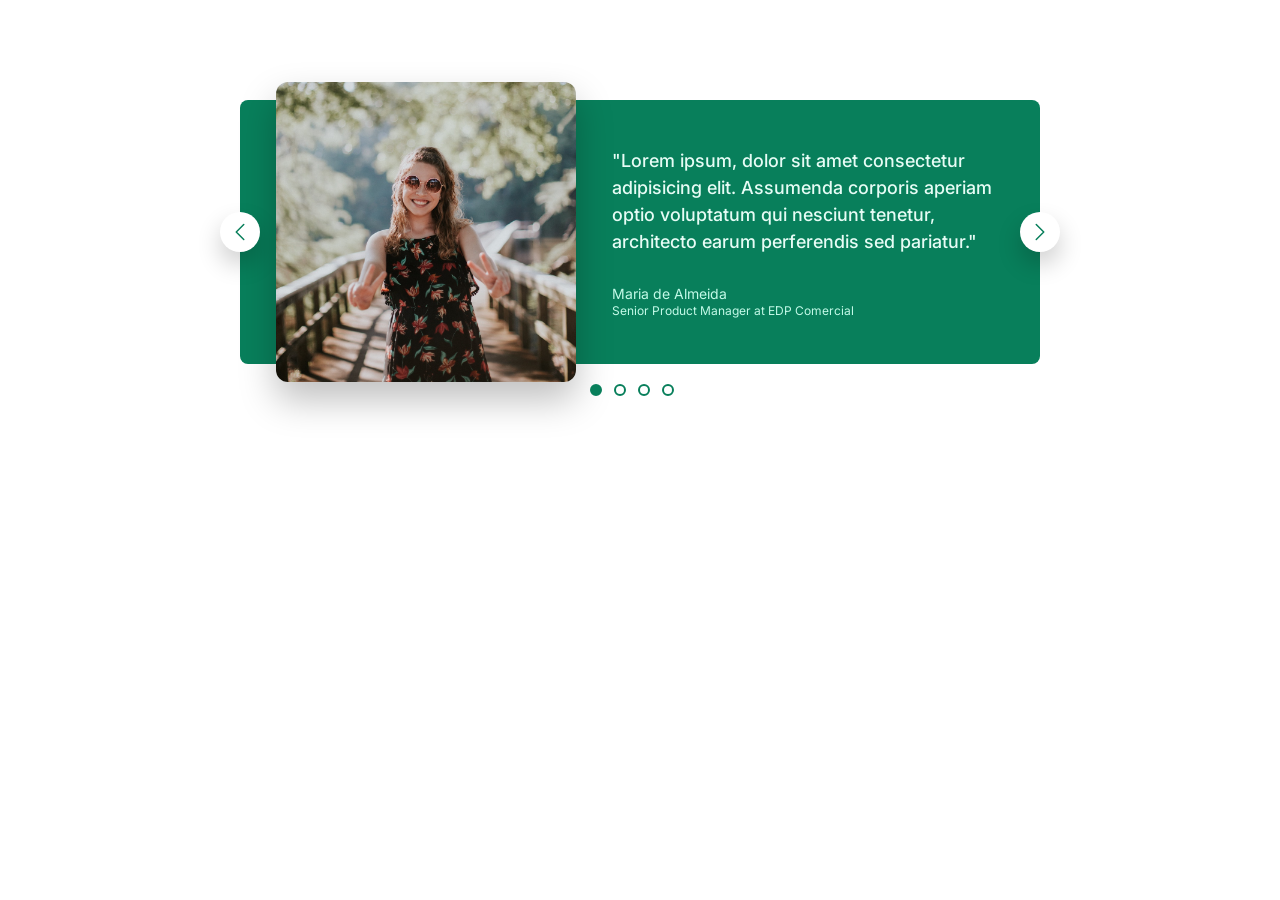
<file: Components /02-carousel.html>
<!doctype html>
<html lang="en">
  <head>
    <meta charset="UTF-8" />
    <meta name="viewport" content="width=device-width, initial-scale=1.0" />
    <link
      href="https://fonts.googleapis.com/css2?family=Inter:ital,opsz,wght@0,14..32,100..900;1,14..32,100..900&display=swap"
      rel="stylesheet"
    />

    <title>Carousel Component</title>

    <style>
      /*
            SPACING SYSTEM (px)
            2 / 4 / 8 / 12 / 16 / 24 / 32 / 48 / 64 / 80 / 96 / 128

            FONT SIZE SYSTEM (px)
            10 / 12 / 14 / 16 / 18 / 20 / 24 / 30 / 36 / 44 / 52 / 62 / 74 / 86 / 98
            */

      /* MAIN COLOR: #087f5b
             GREY COLOR: #343a40 */

      * {
        margin: 0;
        padding: 0;
        box-sizing: border-box;
      }

      body {
        font-family: "Inter", sans-serif;
        color: #343a40;
        line-height: 1;
      }

      .carousel {
        width: 800px;
        margin: 100px auto;
        background-color: #087f5b;
        /* padding: 32px; */
        /* padding-left: 86px; */
        /* padding-right: 48px; */
        padding: 32px 48px 32px 86px;

        border-radius: 8px;
        position: relative;

        display: flex;
        align-items: center;
        gap: 86px;
      }

      img {
        height: 200px;
        border-radius: 8px;
        transform: scale(1.5);
        box-shadow: 0 12px 24px rgba(0, 0, 0, 0.25);
      }

      .testimonial-text {
        font-size: 18px;
        font-weight: 500;
        line-height: 1.5;
        margin-bottom: 32px;
        color: #e6fcf5;
      }
      .testimonial-author {
        font-size: 14px;
        margin-bottom: 4px;
        color: #c3fae8;
      }
      .testimonial-job {
        font-size: 12px;
        color: #c3fae8;
      }

      /* Controls */
      .btn {
        background-color: #fff;
        border: none;
        height: 40px;
        width: 40px;
        position: absolute;
        border-radius: 50%;
        box-shadow: 0 12px 24px rgba(0, 0, 0, 0.2);
        cursor: pointer;

        display: flex;
        align-items: center;
        justify-content: center;
      }

      .btn--left {
        /* In relation to PARENTE ELEMENT */
        left: 0;
        top: 50%;

        /* In relation to ELEMENT ITSELF */
        transform: translate(-50%, -50%);
      }

      .btn--right {
        right: 0;
        top: 50%;
        transform: translate(50%, -50%);
      }

      .btn-icon {
        height: 24px;
        width: 24px;
        stroke: #087f5b;
      }
      .dots {
        position: absolute;
        left: 50%;
        bottom: 0;
        transform: translate(-50px, 32px);

        display: flex;
        gap: 12px;
      }

      .dot {
        height: 12px;
        width: 12px;
        background-color: #fff;
        border: 2px solid #087f5b;
        border-radius: 50%;
        cursor: pointer;
      }

      .dot--fill {
        background-color: #087f5b;
      }
    </style>
  </head>
  <body>
    <div class="carousel">
      <img src="maria.jpg" alt="Maria de Almeida" />
      <blockquote class="testimonial">
        <p class="testimonial-text">
          "Lorem ipsum, dolor sit amet consectetur adipisicing elit. Assumenda
          corporis aperiam optio voluptatum qui nesciunt tenetur, architecto
          earum perferendis sed pariatur."
        </p>
        <p class="testimonial-author">Maria de Almeida</p>
        <p class="testimonial-job">Senior Product Manager at EDP Comercial</p>
      </blockquote>

      <button class="btn btn--left">
        <svg
          xmlns="http://www.w3.org/2000/svg"
          fill="none"
          viewBox="0 0 24 24"
          stroke-width="1.5"
          stroke="currentColor"
          class="btn-icon"
        >
          <path
            stroke-linecap="round"
            stroke-linejoin="round"
            d="M15.75 19.5 8.25 12l7.5-7.5"
          />
        </svg>
      </button>
      <button class="btn btn--right">
        <svg
          xmlns="http://www.w3.org/2000/svg"
          fill="none"
          viewBox="0 0 24 24"
          stroke-width="1.5"
          stroke="currentColor"
          class="btn-icon"
        >
          <path
            stroke-linecap="round"
            stroke-linejoin="round"
            d="m8.25 4.5 7.5 7.5-7.5 7.5"
          />
        </svg>
      </button>
      <div class="dots">
        <button class="dot dot--fill">&nbsp;</button>
        <button class="dot">&nbsp;</button>
        <button class="dot">&nbsp;</button>
        <button class="dot">&nbsp;</button>
      </div>
    </div>
  </body>
</html>
</file>
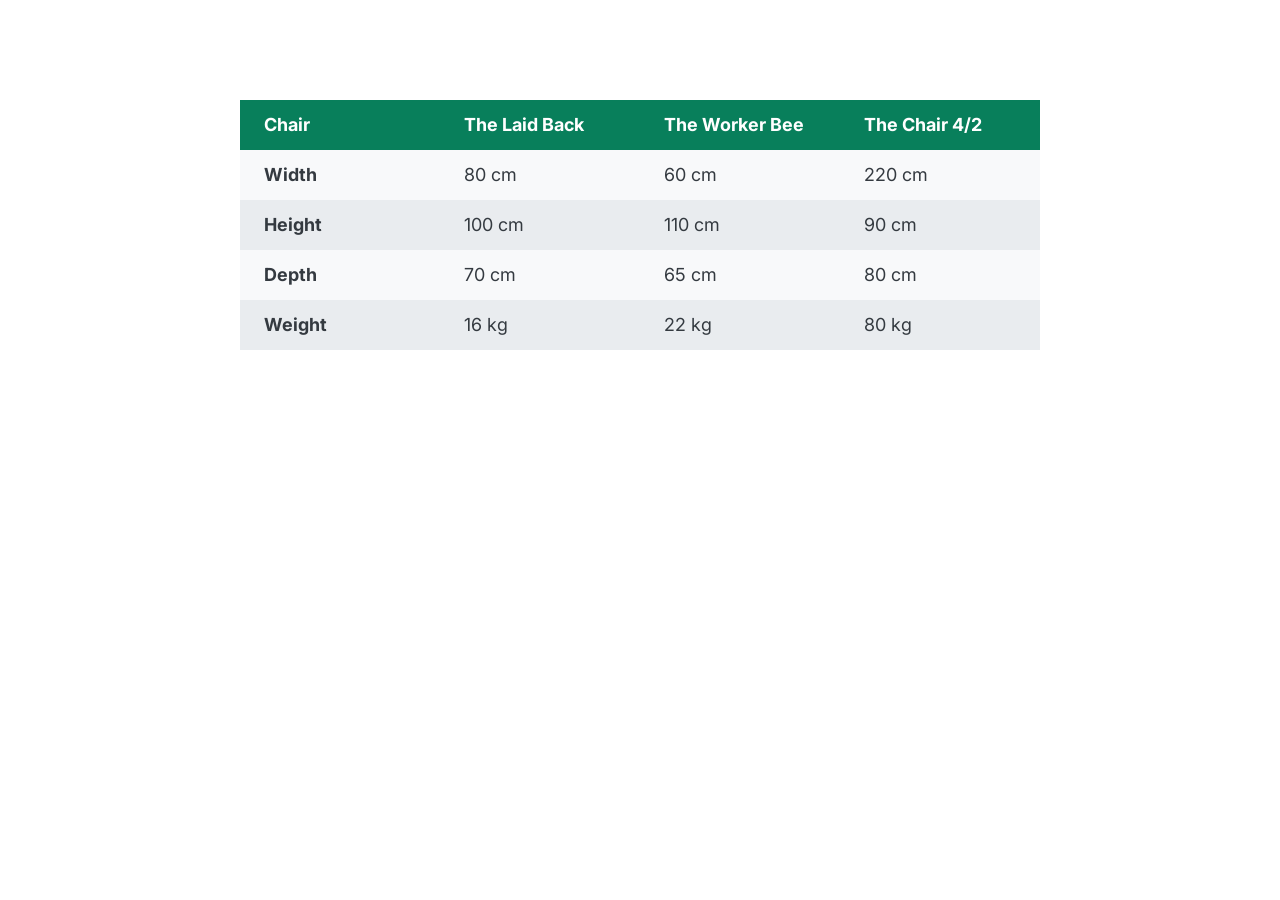
<file: Components /03-table.html>
<!doctype html>
<html lang="en">
  <head>
    <meta charset="UTF-8" />
    <meta name="viewport" content="width=device-width, initial-scale=1.0" />
    <link
      href="https://fonts.googleapis.com/css2?family=Inter:ital,opsz,wght@0,14..32,100..900;1,14..32,100..900&display=swap"
      rel="stylesheet"
    />

    <title>Accordion Component</title>

    <style>
      /*
      SPACING SYSTEM (px)
      2 / 4 / 8 / 12 / 16 / 24 / 32 / 48 / 64 / 80 / 96 / 128

      FONT SIZE SYSTEM (px)
      10 / 12 / 14 / 16 / 18 / 20 / 24 / 30 / 36 / 44 / 52 / 62 / 74 / 86 / 98
      */

      /* MAIN COLOR: #087f5b
       GREY COLOR: #343a40 */

      * {
        margin: 0;
        padding: 0;
        box-sizing: border-box;
      }

      body {
        font-family: "Inter", sans-serif;
        color: #343a40;
        line-height: 1;
        display: flex;
        justify-content: center;
      }

      table {
        width: 800px;
        margin-top: 100px;
        font-size: 18px;
        /* border: 1px solid #343a40; */
        border-collapse: collapse;
      }

      th,
      td {
        /* border: 1px solid #343a40; */
        padding: 16px 24px;
        text-align: left;
      }

      thead tr {
        background-color: #087f5b;
        color: #fff;
      }

      thead th {
        width: 25%;
      }

      tbody tr:nth-child(odd) {
        background-color: #f8f9fa;
      }

      tbody tr:nth-child(even) {
        background-color: #e9ecef;
      }
    </style>
  </head>
  <body>
    <table>
      <thead>
        <tr>
          <th>Chair</th>
          <th>The Laid Back</th>
          <th>The Worker Bee</th>
          <th>The Chair 4/2</th>
        </tr>
      </thead>

      <tbody>
        <tr>
          <th>Width</th>
          <td>80 cm</td>
          <td>60 cm</td>
          <td>220 cm</td>
        </tr>
        <tr>
          <th>Height</th>
          <td>100 cm</td>
          <td>110 cm</td>
          <td>90 cm</td>
        </tr>
        <tr>
          <th>Depth</th>
          <td>70 cm</td>
          <td>65 cm</td>
          <td>80 cm</td>
        </tr>
        <tr>
          <th>Weight</th>
          <td>16 kg</td>
          <td>22 kg</td>
          <td>80 kg</td>
        </tr>
      </tbody>
    </table>
  </body>
</html>
</file>
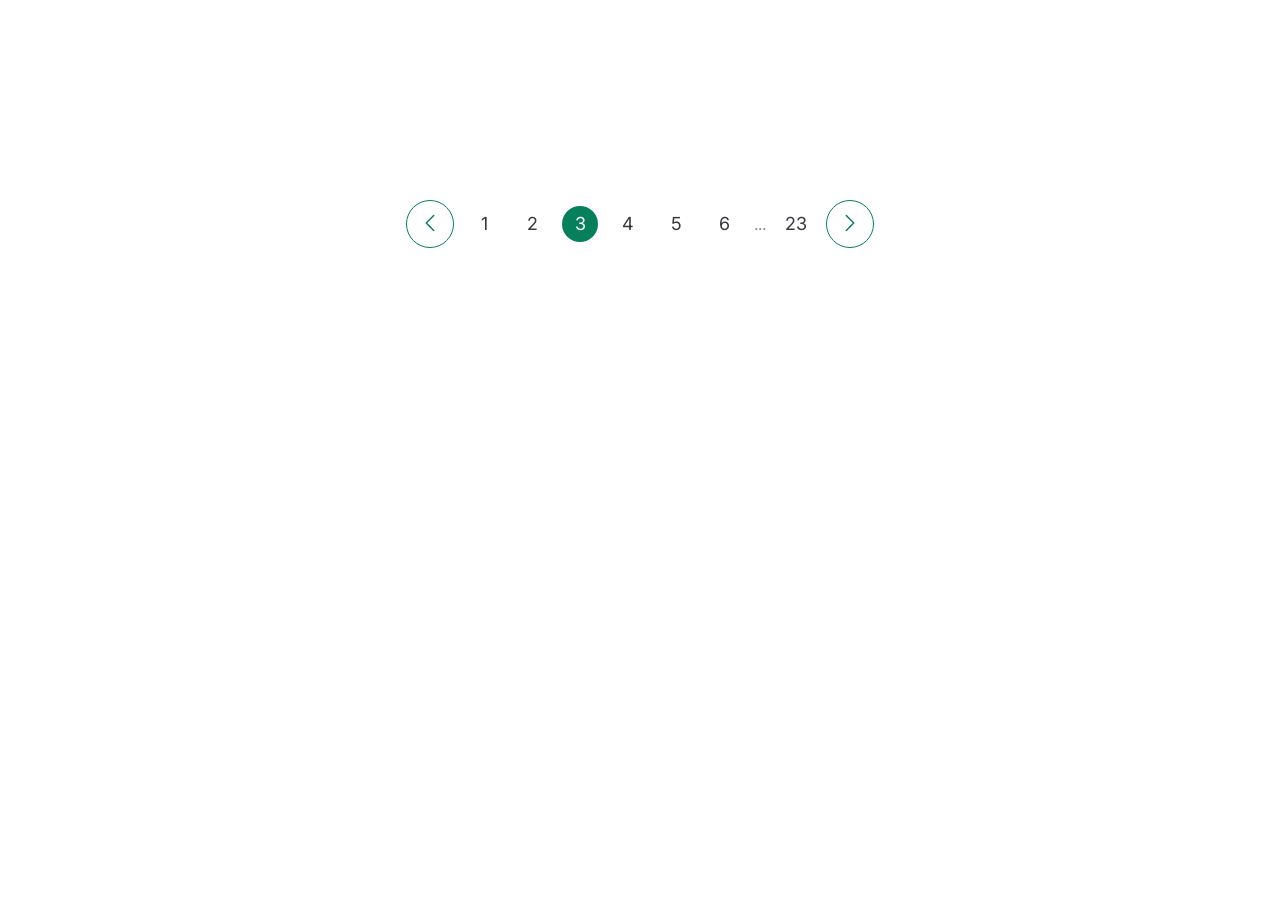
<file: Components /04-pagination.html>
<!doctype html>
<html lang="en">
  <head>
    <meta charset="UTF-8" />
    <meta name="viewport" content="width=device-width, initial-scale=1.0" />
    <link
      href="https://fonts.googleapis.com/css2?family=Inter:ital,opsz,wght@0,14..32,100..900;1,14..32,100..900&display=swap"
      rel="stylesheet"
    />

    <title>Accordion Component</title>

    <style>
      /*
                  SPACING SYSTEM (px)
                  2 / 4 / 8 / 12 / 16 / 24 / 32 / 48 / 64 / 80 / 96 / 128

                  FONT SIZE SYSTEM (px)
                  10 / 12 / 14 / 16 / 18 / 20 / 24 / 30 / 36 / 44 / 52 / 62 / 74 / 86 / 98
                  */

      /* MAIN COLOR: #087f5b
                   GREY COLOR: #343a40 */

      * {
        margin: 0;
        padding: 0;
        box-sizing: border-box;
      }

      body {
        font-family: "Inter", sans-serif;
        color: #343a40;
        line-height: 1;
        display: flex;
        justify-content: center;
      }

      .pagination {
        display: flex;
        align-items: center;
        gap: 12px;
        margin-top: 200px;
      }

      .btn {
        border: 1px solid #087f5b;
        height: 48px;
        width: 48px;
        border-radius: 50%;
        background: none;
        cursor: pointer;
      }
      .btn-icon {
        width: 24px;
        height: 24px;
        stroke: #087f5b;
      }

      .btn:hover {
        background-color: #087f5b;
      }

      .btn:hover .btn-icon {
        stroke: #fff;
      }

      .page-link:link,
      .page-link:visited {
        font-size: 18px;
        color: #343a40;
        text-decoration: none;
        height: 36px;
        width: 36px;
        border-radius: 50%;
        display: flex;
        align-items: center;
        justify-content: center;
      }

      .page-link:hover,
      .page-link:active,
      .page-link.page-link--current {
        background-color: #087f5b;
        color: #fff;
      }

      .dots {
        color: #868e96;
      }
    </style>
  </head>
  <body>
    <div class="pagination">
      <button class="btn">
        <svg
          xmlns="http://www.w3.org/2000/svg"
          fill="none"
          viewBox="0 0 24 24"
          stroke-width="1.5"
          stroke="currentColor"
          class="btn-icon"
        >
          <path
            stroke-linecap="round"
            stroke-linejoin="round"
            d="M15.75 19.5 8.25 12l7.5-7.5"
          />
        </svg>
      </button>
      <a href="#" class="page-link">1</a>
      <a href="#" class="page-link">2</a>
      <a href="#" class="page-link page-link--current">3</a>
      <a href="#" class="page-link">4</a>
      <a href="#" class="page-link">5</a>
      <a href="#" class="page-link">6</a>
      <span class="dots">...</span>
      <a href="#" class="page-link">23</a>
      <button class="btn">
        <svg
          xmlns="http://www.w3.org/2000/svg"
          fill="none"
          viewBox="0 0 24 24"
          stroke-width="1.5"
          stroke="currentColor"
          class="btn-icon"
        >
          <path
            stroke-linecap="round"
            stroke-linejoin="round"
            d="m8.25 4.5 7.5 7.5-7.5 7.5"
          />
        </svg>
      </button>
    </div>
  </body>
</html>
</file>
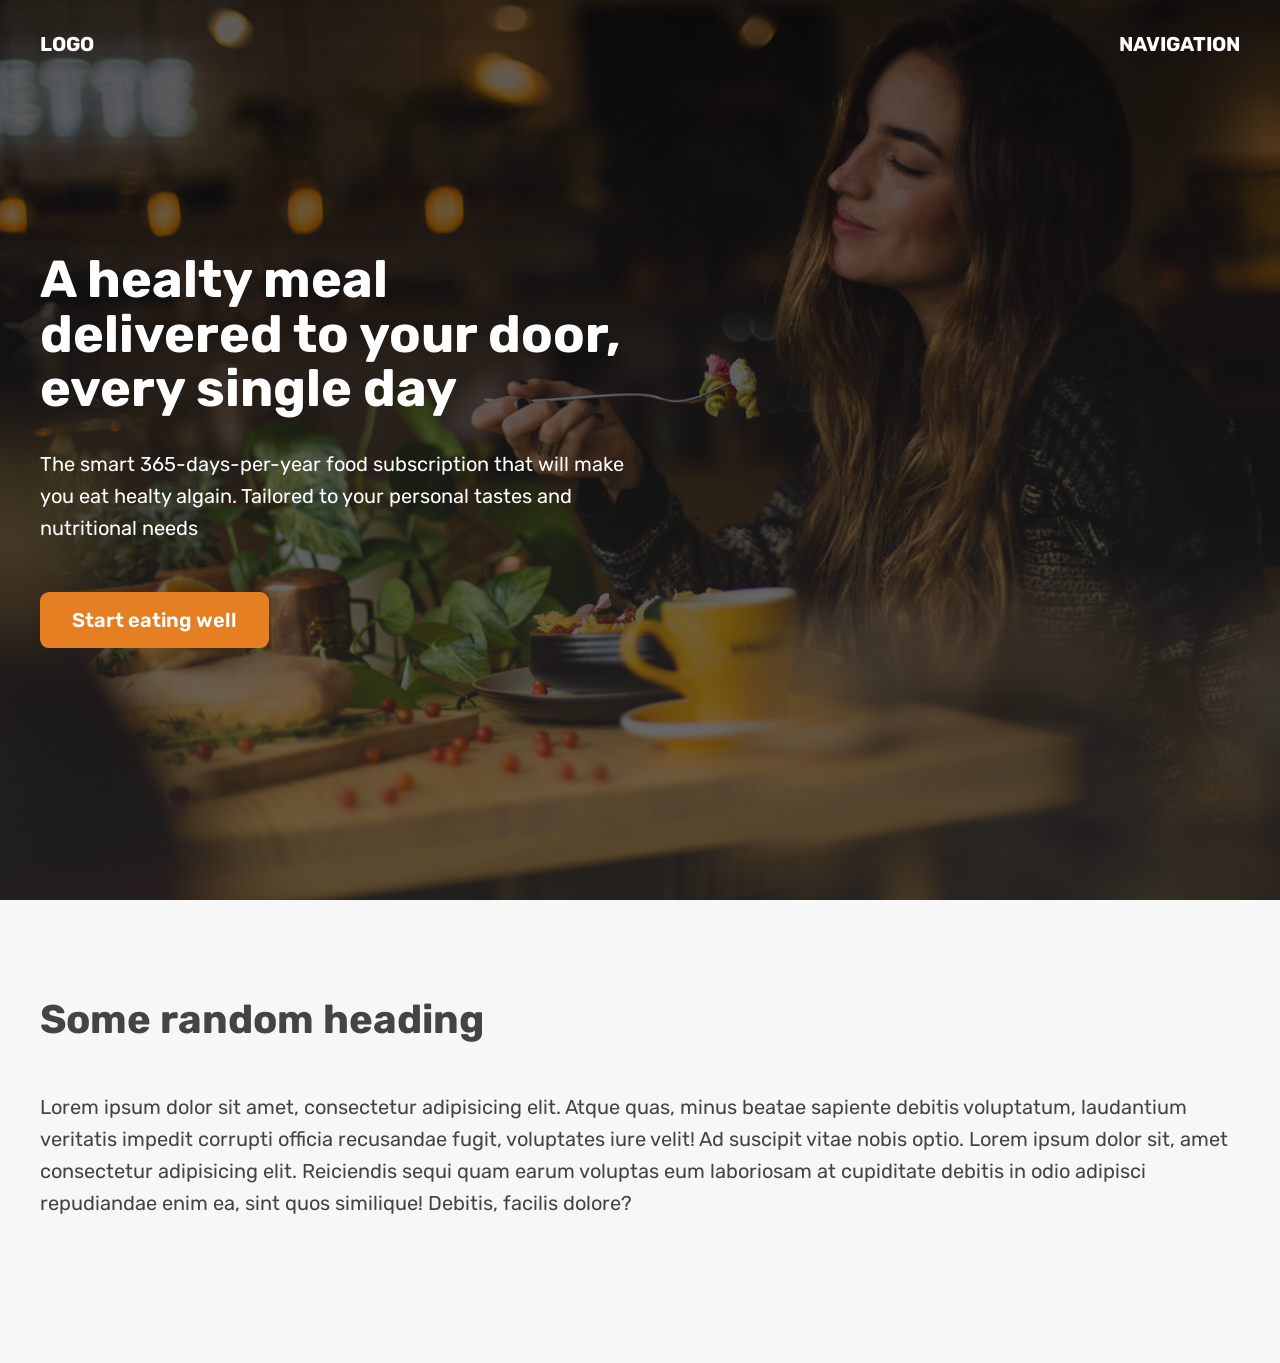
<file: Components /05-hero.html>
<!doctype html>
<html lang="en">
  <head>
    <meta charset="UTF-8" />
    <meta name="viewport" content="width=device-width, initial-scale=1.0" />
    <title>Omnifood Hero Section</title>

    <link rel="preconnect" href="https://fonts.googleapis.com" />
    <link rel="preconnect" href="https://fonts.gstatic.com" crossorigin />
    <link
      href="https://fonts.googleapis.com/css2?family=Rubik:ital,wght@0,300..900;1,300..900&display=swap"
      rel="stylesheet"
    />
    <style>
      * {
        margin: 0;
        padding: 0;
        box-sizing: border-box;
      }
      html {
        font-family: "Rubik", sans-serif;
        color: #444;
      }

      .container {
        margin: 0 auto;
        width: 1200px;
      }

      header {
        /* background-color: orangered; */
        height: 100vh;
        position: relative;
        background-image:
          linear-gradient(rgba(0, 0, 0, 0.6), rgba(30, 30, 30, 0.6)),
          url(hero.jpg);
        background-size: cover;
        color: #fff;
      }

      nav {
        font-size: 20px;
        font-weight: 700;
        display: flex;
        justify-content: space-between;
        padding-top: 32px;
        /* background-image: linear-gradient(to right, red, green); */

        /* background-color: green; */
      }

      .header-container {
        width: 1200px;
        position: absolute;
        /* IN relation to PARENT size */
        left: 50%;
        top: 50%;

        /* In relation to ELEMENT size */
        transform: translate(-50%, -50%);

        /* background-color: violet; */
      }

      .header-container-inner {
        width: 50%;
        /* background-color: blue; */
      }

      h1 {
        font-size: 52px;
        margin-bottom: 32px;
        line-height: 1.05;
      }

      p {
        font-size: 20px;
        line-height: 1.6;
        margin-bottom: 48px;
      }

      .btn:link,
      .btn:visited {
        font-size: 20px;
        font-weight: 600;
        background-color: #e67e22;
        color: #fff;
        text-decoration: none;
        display: inline-block;
        padding: 16px 32px;
        border-radius: 9px;
      }

      .btn:hover,
      .btn:active {
        background-color: #5c940d;
        color: #fff;
      }

      h2 {
        font-size: 40px;
        margin-bottom: 48px;
      }

      section {
        padding: 96px 0;
        background-color: #f7f7f7;
      }
    </style>
  </head>
  <body>
    <header>
      <nav class="container">
        <div>LOGO</div>
        <div>NAVIGATION</div>
      </nav>

      <div class="header-container">
        <div class="header-container-inner">
          <h1>A healty meal delivered to your door, every single day</h1>
          <p>
            The smart 365-days-per-year food subscription that will make you eat
            healty algain. Tailored to your personal tastes and nutritional
            needs
          </p>
          <a href="#" class="btn">Start eating well</a>
        </div>
      </div>
    </header>

    <section>
      <div class="container">
        <h2>Some random heading</h2>
        <p>
          Lorem ipsum dolor sit amet, consectetur adipisicing elit. Atque quas,
          minus beatae sapiente debitis voluptatum, laudantium veritatis impedit
          corrupti officia recusandae fugit, voluptates iure velit! Ad suscipit
          vitae nobis optio. Lorem ipsum dolor sit, amet consectetur adipisicing
          elit. Reiciendis sequi quam earum voluptas eum laboriosam at
          cupiditate debitis in odio adipisci repudiandae enim ea, sint quos
          similique! Debitis, facilis dolore?
        </p>
      </div>
    </section>
  </body>
</html>
</file>
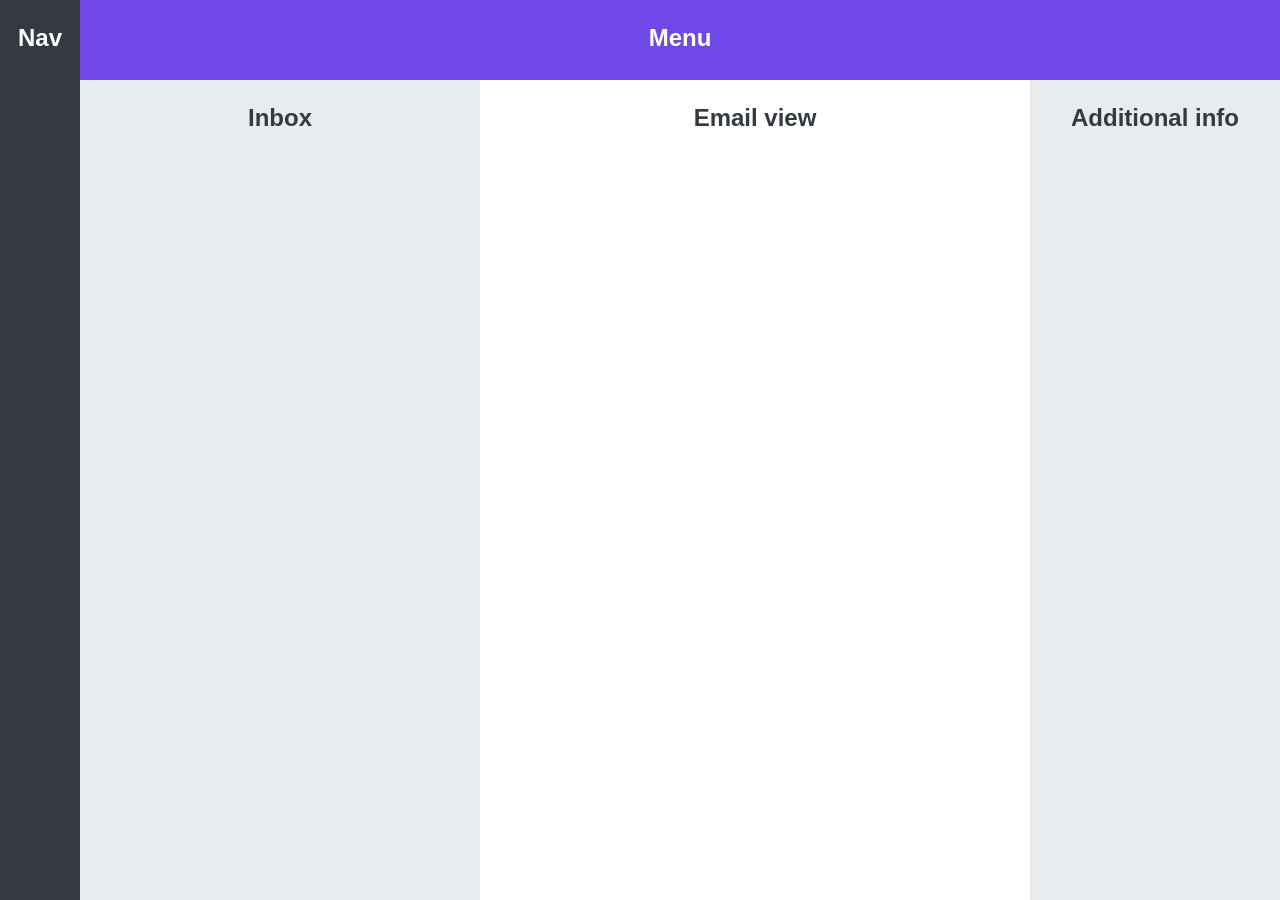
<file: Components /06-app-layout.html>
<!doctype html>
<html lang="en">
  <head>
    <meta charset="UTF-8" />
    <meta name="viewport" content="width=device-width, initial-scale=1.0" />
    <title>App Layout</title>
    <style>
      * {
        margin: 0;
        padding: 0;
        box-sizing: border-box;
      }

      body {
        font-family: sans-serif;
        color: #343a40;
        font-size: 24px;
        height: 100vh;
        text-align: center;
        font-weight: bold;

        display: grid;
        grid-template-columns: 80px 400px 1fr 250px;
        grid-template-rows: 80px 1fr;
      }

      nav,
      menu,
      section,
      main,
      aside {
        padding-top: 24px;
      }
      nav {
        background-color: #343a40;
        color: white;
        grid-row: 1 / -1;
      }

      menu {
        background-color: #7048e8;
        color: #fff;
        grid-column: 2 / -1;
      }

      section {
        background-color: #e9ecef;
      }

      aside {
        background-color: #e9ecef;
      }
    </style>
  </head>
  <body>
    <nav>Nav</nav>
    <menu>Menu</menu>
    <section>Inbox</section>
    <main>Email view</main>
    <aside>Additional info</aside>
  </body>
</html>
</file>
<file: style.css>
* {
  /* border-top: 10px solid #1098ad; */
  margin: 0;
  padding: 0;
  box-sizing: border-box;
}

/* PAGE SECTIONS */
body {
  color: #444;
  font-family: sans-serif;

  border-top: 10px solid #1098ad;
  position: relative;
}

.container {
  width: 1200px;
  margin-left: auto;
  margin-right: auto;
  margin: 0 auto;
}

.main-header {
  background-color: #f7f7f7;
  /* padding: 20px;
  padding-left: 40px;
  padding-right: 40px; */
  padding: 20px 40px;
  /* margin-bottom: 60px; */
  /* height: 80px; */
}

nav {
  font-size: 18px;
  /* text-align: center; */
}

article {
  /* margin-bottom: 60px; */
}

.post-header {
  margin-bottom: 40px;
  /* position: relative; */
}

aside {
  background-color: #f7f7f7;
  border-top: 5px solid #1098ad;
  border-bottom: 5px solid #1098ad;
  padding: 50px 40px;
}

/* SMALLER ELEMENTS */
h1,
h2,
h3 {
  color: #1098ad;
}

h1 {
  font-size: 26px;
  text-transform: uppercase;
  font-style: italic;
}

h2 {
  font-size: 40px;
  margin-bottom: 30px;
}

h3 {
  font-size: 30px;
  margin-bottom: 20px;
  margin-top: 40px;
}

h4 {
  font-size: 20px;
  text-transform: uppercase;
  text-align: center;
  margin-bottom: 30px;
}

p {
  font-size: 22px;
  line-height: 1.5;
  margin-bottom: 15px;
}

ul,
ol {
  margin-left: 50px;
  margin-bottom: 20px;
}

li {
  font-size: 20px;
  margin-bottom: 10px;
  /* display: inline; */
}

li:last-child {
  margin-bottom: 0;
}

/* footer p {
  font-size: 16px;
} */

/* article header p {
  font-style: italic;
} */

#author {
  font-style: italic;
  font-size: 18px;
}

#copyright {
  font-size: 16px;
}

.related-author {
  font-size: 18px;
  font-weight: bold;
}

/* ul {
  list-style: none;
} */

.related {
  list-style: none;
  margin-left: 0;
}

body {
  /* background-color: orangered; */
}

/* .first-li {
  font-weight: bold;
} */

li:first-child {
  font-weight: bold;
}

li:last-child {
  font-style: italic;
}

li:nth-child(even) {
  /* color: red; */
}

/* Misconception: this won't work! */
article p:first-child {
  color: red;
}

/* Styling links */
a:link {
  color: #1098ad;
  text-decoration: none;
}

a:visited {
  /* color: #777; */
  color: #1098ad;
}

a:hover {
  color: orangered;
  font-weight: bold;
  text-decoration: underline orangered;
}

a:active {
  background-color: black;
  font-style: italic;
}
/* LVHA */

.post-img {
  width: 100%;
  height: auto;
}

nav a:link {
  /* background-color: orangered;
  margin: 20px;
  padding: 20px;

  display: block; */

  margin-right: 30px;
  display: inline-block;
}

nav a:link:last-child {
  margin-right: 0;
}

button {
  font-size: 22px;
  padding: 20px;
  cursor: pointer;

  position: absolute;
  /* top: 50px;
  left: 50px; */
  bottom: 50px;
  right: 50px;
}

h1::first-letter {
  font-style: normal;
  margin-right: 5px;
}

h3 + p::first-line {
  /* color: red; */
}

h2 {
  /* background-color: orange; */
  position: relative;
}

h2::before {
  content: "TOP";
  background-color: #ffe70e;
  color: #444;
  font-size: 16px;
  font-weight: bold;
  display: inline-block;
  padding: 5px 10px;
  position: absolute;
  top: -10px;
  right: -25px;
}

/* Resolving conflicts */
/* #copyright {
  color: red;
}

.copyright {
  color: blue;
}

.text {
  color: yellow;
}

footer p {
  color: green !important;
} */

/* nav a:link,
nav p {
  font-size: 18px;
} */

/* FLOATS */
/*  
.author-img {
  float: left;
  margin-bottom: 20px;
}

.author {
  float: left;
  margin-top: 10px;
  margin-left: 20px;
}

h1 {
  float: left;
}

nav {
  float: right;
}

.clear {
  clear: both;
}

.clearfix::after {
  clear: both;
  content: "";
  display: block;
}

article {
  width: 825px;
  float: left;
}

aside {
  width: 300px;
  float: left;
  margin-left: 75px;
}

footer {
  clear: both;
 }  */

/*FLEXBOX*/
.main-header {
  display: flex;
  align-items: center;
  justify-content: space-between;
}

.author-box {
  display: flex;
  align-items: center;
  margin-bottom: 15px;
}

.author {
  margin-bottom: 0;
  margin-left: 15px;
}

.related-post {
  display: flex;
  align-items: center;
  gap: 20px;
  margin-bottom: 30px;
}

.related-link:link {
  font-size: 17px;
  font-weight: bold;
  font-style: normal;
  margin-bottom: 5px;
  display: block;
}

.related-author {
  margin-bottom: 0;
  font-size: 14px;
  font-weight: normal;
  font-style: italic;
}

/* FLEXBOX LAYOUT */
/* .row {
  display: flex;
  align-items: flex-start;
  gap: 75px;
  margin-bottom: 60px;
}

article {
  flex: 1;
  margin-bottom: 0;
}

aside {
DEFAULTS: 
flex-grow: 0;
flex-shrink: 1;
flex-basis: auto;
  flex: 0 0 300px;
} */

/* CSS GRID LAYOUT */
.container {
  display: grid;
  grid-template-columns: 1fr 300px;
  column-gap: 75px;
  row-gap: 60px;
  align-items: start;
}

.main-header {
  /* grid-column: 1 / span 2; */
  grid-column: 1 / -1;
}

article {
}

aside {
}

footer {
  grid-column: 1 / -1;
}
</file>
<file: Web Design Rules and Framework/style.css>
/*
SPACING SYSTEM (px)
2 / 4 / 8 / 12 / 16 / 24 / 32 / 48 / 64 / 80 / 96 / 128

FONT SIZE SYSTEM (px)
10 / 12 / 14 / 16 / 18 / 20 / 24 / 30 / 36 / 44 / 52 / 62 / 74 / 86 / 98
*/

/* MAIN COLOR: #087f5b 
 GREY COLOR: #343a40 */

* {
  margin: 0;
  padding: 0;
  box-sizing: border-box;
}

/* ------------------------ */
/* GENERAL STYLES */
/* ------------------------ */
body {
  font-family: "Inter", sans-serif;
  color: #343a40;
  border-bottom: 8px solid #087f5b;
}

.container {
  width: 960px;
  margin: 0 auto;
}

header,
section {
  margin-bottom: 80px;
}

h2 {
  margin-bottom: 48px;
  font-size: 36px;
  letter-spacing: -0.5px;
  /* / 24 / 30 / 36 / */
}

.grid-3-cols {
  display: grid;
  grid-template-columns: repeat(3, 1fr);
  column-gap: 80px;
}

.btn:link,
.btn:visited {
  background-color: #087f5b;
  color: #fff;
  text-decoration: none;
  text-transform: uppercase;
  font-weight: 500;

  display: inline-block;
  border-radius: 100px;
}

.btn:hover,
.btn:active {
  background-color: #099268;
}

.btn--big {
  font-size: 18px;
  padding: 16px 32px;
}

.btn--small {
  font-size: 14px;
  padding: 7px 12px;
}

img {
  border-radius: 12px;
}

/* ------------------------ */
/* COMPONENT STYLES */
/* ------------------------ */

/* HEADER */
header {
  display: grid;
  grid-template-columns: repeat(2, 1fr);
  column-gap: 80px;
  margin-top: 64px;
}

.header-text-box {
  align-self: center;
}

h1 {
  margin-bottom: 32px;
  font-size: 44px;
  line-height: 1.1;
  letter-spacing: -1px;
  /* 44 / 52 / 62 */

  /* text-shadow: 0 5px 5px rgba(0, 0, 0, 0.2); */
}

.header-text {
  margin-bottom: 24px;
  font-size: 18px;
  line-height: 1.7;
}

img {
  width: 100%;
}

/* FEATURES */
.features-icon {
  stroke: #087f5b;
  width: 32px;
  height: 32px;
  margin-bottom: 24px;
}

.features-title {
  margin-bottom: 16px;
  font-size: 20px;
}

.features-text {
  font-size: 18px;
  line-height: 1.7;
}

/* TESTIMONIAL */
.testimonial-section {
  background-color: #087f5b;
  color: #fff;
  padding: 24px;
  border-radius: 12px;
}

.testimonial-box {
  grid-column: 2 / -1;
  align-self: center;
}

.testimonial-box h2 {
  margin-bottom: 24px;
  /* / 20 / 24 / 30 / */
  font-size: 24px;
}

.testimonial-text {
  font-style: italic;
  margin-bottom: 24px;
  font-size: 18px;
  line-height: 1.7;
  color: #e6fcf5;
}

.testimonial-author {
  color: #c3fae8;
}

.chair {
  box-shadow: 0 20px 30px 0px rgba(0, 0, 0, 0.07);
  border-radius: 12px;
}

.chair img {
  border-bottom-left-radius: 0;
  border-bottom-right-radius: 0;
}

/* CHAIRS */
.chair-box {
  padding: 32px;
}

h3 {
  margin-bottom: 24px;
  font-size: 20px;
}

.chair-details {
  list-style: none;
  margin-bottom: 48px;
}

.chair-details li {
  display: flex;
  align-items: center;
  gap: 12px;
  margin-bottom: 16px;
}

.chair-details li:last-child {
  margin-bottom: 0;
}

.chair-icon {
  stroke: #087f5b;
  width: 24px;
  height: 24px;
}

.chair-price {
  display: flex;
  justify-content: space-between;
  align-items: center;
  font-size: 20px;
}

footer {
  margin-bottom: 48px;
  font-size: 14px;
  color: #495057;
}
</file>
